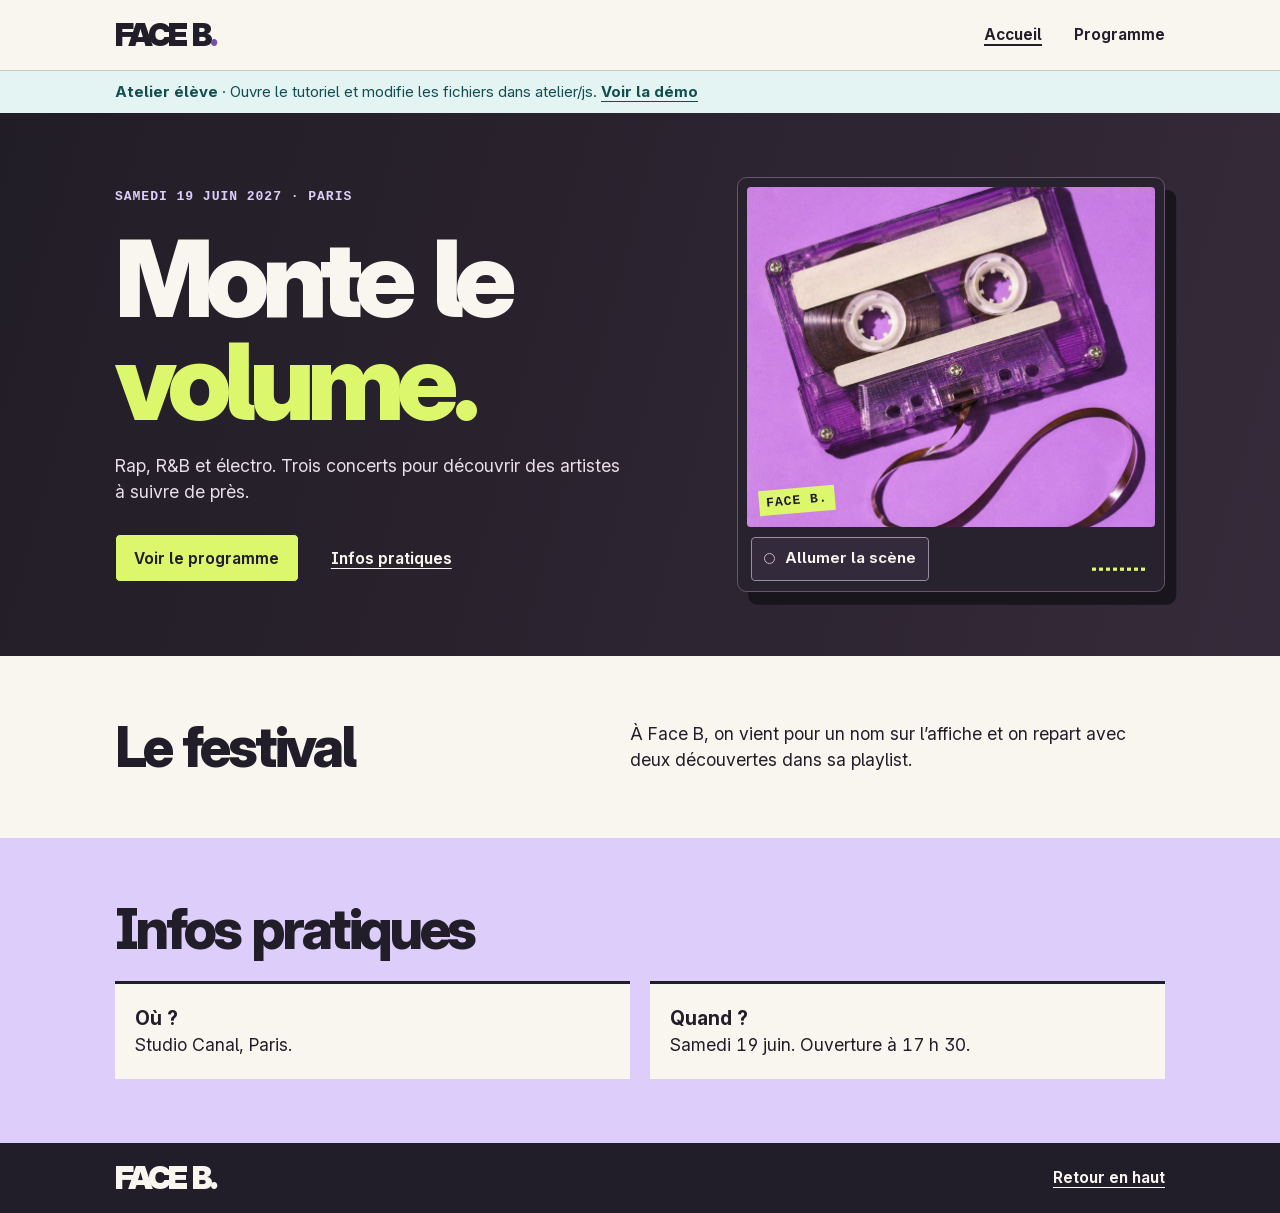
<file: index.html>
<!doctype html>
<html lang="fr">
  <head>
    <meta charset="utf-8" />
    <meta name="viewport" content="width=device-width, initial-scale=1" />
    <title>Atelier · Accueil | Face B</title>
    <link rel="stylesheet" href="style.css" />
    <script src="js/scene.js" defer></script>
  </head>
  <body>
    <a class="evitement" href="#contenu">Aller au contenu</a>
    <header id="haut">
      <div class="conteneur barre">
        <a class="marque" href="index.html" aria-label="Face B, accueil"
          >FACE B<span>.</span></a
        >
        <nav aria-label="Menu principal">
          <a href="index.html" aria-current="page">Accueil</a>
          <a href="programme.html">Programme</a>
        </nav>
      </div>
    </header>
    <main id="contenu">
      <div class="bande-atelier">
        <div class="conteneur">
          <strong>Atelier élève</strong> · Ouvre le tutoriel et modifie les
          fichiers dans atelier/js. <a href="../index.html">Voir la démo</a>
        </div>
      </div>
      <!-- Bloc scène : début -->
      <section class="hero" id="scene">
        <div class="conteneur couverture">
          <div class="intro">
            <p class="repere">Samedi 19 juin 2027 · Paris</p>
            <h1>Monte le<br /><em>volume.</em></h1>
            <p>
              Rap, R&amp;B et électro. Trois concerts pour découvrir des
              artistes à suivre de près.
            </p>
            <div class="actions">
              <a class="bouton principal" href="programme.html"
                >Voir le programme</a
              >
              <a href="#infos">Infos pratiques</a>
            </div>
          </div>
          <figure class="platine">
            <div class="pochette">
              <img
                src="assets/cassette.jpg"
                width="820"
                height="820"
                alt="Cassette audio violette, ruban déroulé" />
              <div class="faisceau" aria-hidden="true"></div>
              <span class="etiquette">FACE B.</span>
            </div>
            <figcaption>
              <button
                id="interrupteur"
                class="interrupteur"
                type="button"
                aria-pressed="false">
                <span class="voyant" aria-hidden="true"></span>
                <span id="libelle-scene">Allumer la scène</span>
              </button>
              <span class="niveaux" aria-hidden="true"
                ><i></i><i></i><i></i><i></i><i></i><i></i><i></i><i></i
              ></span>
            </figcaption>
            <div role="status" id="essai-scene" class="retour-essai"></div>
          </figure>
        </div>
      </section>
      <!-- Bloc scène : fin -->
      <section class="presentation">
        <div class="conteneur bloc-editorial">
          <h2>Le festival</h2>
          <p>
            À Face B, on vient pour un nom sur l’affiche et on repart avec deux
            découvertes dans sa playlist.
          </p>
        </div>
      </section>
      <section class="lilas" id="infos">
        <div class="conteneur">
          <h2>Infos pratiques</h2>
          <div class="cartes">
            <div class="carte">
              <h3>Où ?</h3>
              <p>Studio Canal, Paris.</p>
            </div>
            <div class="carte">
              <h3>Quand ?</h3>
              <p>Samedi 19 juin. Ouverture à 17 h 30.</p>
            </div>
          </div>
        </div>
      </section>
    </main>
    <footer>
      <div class="conteneur barre">
        <p class="marque">FACE B.</p>
        <a href="#haut">Retour en haut</a>
      </div>
    </footer>
    <script src="js/affiche.js"></script>
    <script src="js/billet.js"></script>
    <script src="js/scene.js"></script>
  </body>
</html>
</file>
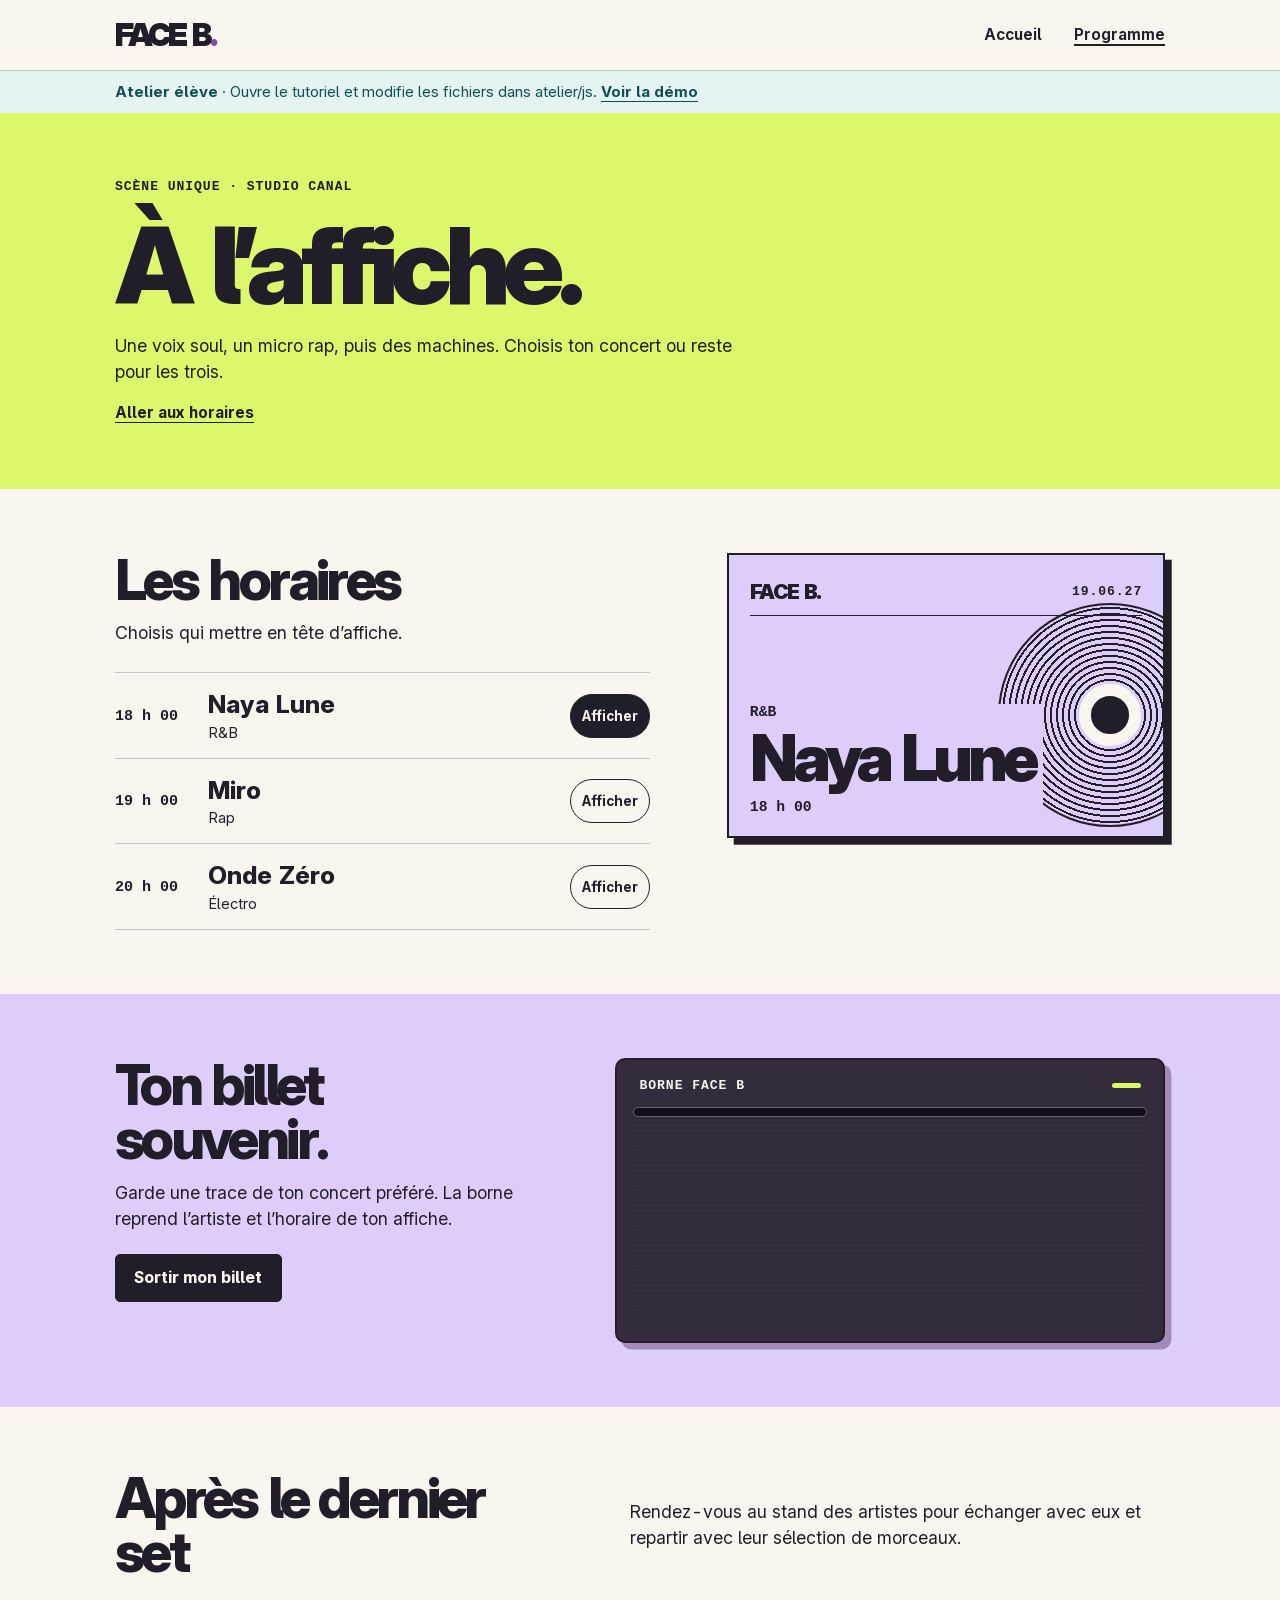
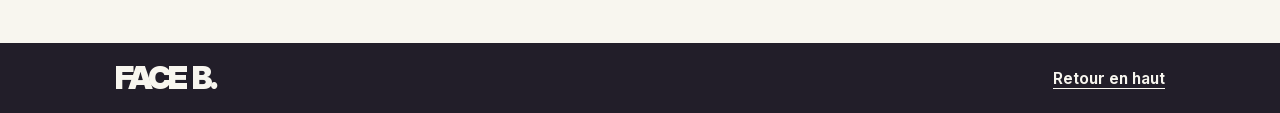
<file: programme.html>
<!doctype html>
<html lang="fr">
  <head>
    <meta charset="utf-8" />
    <meta name="viewport" content="width=device-width, initial-scale=1" />
    <title>Atelier · Programme | Face B</title>
    <link rel="stylesheet" href="style.css" />
    <script src="js/affiche.js" defer></script>
    <script src="js/billet.js" defer></script>
  </head>
  <body>
    <a class="evitement" href="#contenu">Aller au contenu</a>
    <header id="haut">
      <div class="conteneur barre">
        <a class="marque" href="index.html" aria-label="Face B, accueil"
          >FACE B<span>.</span></a
        >
        <nav aria-label="Menu principal">
          <a href="index.html">Accueil</a>
          <a href="programme.html" aria-current="page">Programme</a>
        </nav>
      </div>
    </header>
    <main id="contenu">
      <div class="bande-atelier">
        <div class="conteneur">
          <strong>Atelier élève</strong> · Ouvre le tutoriel et modifie les
          fichiers dans atelier/js. <a href="../programme.html">Voir la démo</a>
        </div>
      </div>
      <section class="citron">
        <div class="conteneur">
          <p class="repere">Scène unique · Studio Canal</p>
          <h1>À l’affiche.</h1>
          <p>
            Une voix soul, un micro rap, puis des machines. Choisis ton concert
            ou reste pour les trois.
          </p>
          <a class="lien-horaires" href="#horaires">Aller aux horaires</a>
        </div>
      </section>
      <!-- Bloc horaires + borne : début -->
      <section id="horaires">
        <div class="conteneur grille-programme">
          <div>
            <h2>Les horaires</h2>
            <p class="aide">Choisis qui mettre en tête d’affiche.</p>
            <div role="status" id="essai-affiche" class="retour-essai"></div>
            <div class="horaires">
              <p class="concert" data-visuel="lune">
                <strong>18 h 00</strong> <span class="artiste">Naya Lune</span>
                <small>R&amp;B</small>
                <button
                  class="choisir"
                  type="button"
                  aria-label="Afficher Naya Lune"
                  aria-pressed="true"
                  onclick="luna()">
                  Afficher
                </button>
              </p>
              <p class="concert" data-visuel="miro">
                <strong>19 h 00</strong> <span class="artiste">Miro</span>
                <small>Rap</small>
                <button
                  class="choisir"
                  type="button"
                  aria-label="Afficher Miro"
                  aria-pressed="false"
                  onclick="Miro()">
                  Afficher
                </button>
              </p>
              <p class="concert" data-visuel="onde">
                <strong>20 h 00</strong> <span class="artiste">Onde Zéro</span>
                <small>Électro</small>
                <button
                  class="choisir"
                  type="button"
                  aria-label="Afficher Onde Zéro"
                  aria-pressed="false"
                  onclick="Onde()">
                  Afficher
                </button>
              </p>
            </div>
          </div>
          <div
            class="affiche"
            id="affiche"
            data-visuel="lune"
            aria-live="polite"
            aria-atomic="true">
            <div class="bord-affiche"><b>FACE B.</b><span>19.06.27</span></div>
            <div class="disque" aria-hidden="true"></div>
            <div class="texte-affiche">
              <p id="genre-affiche">R&amp;B</p>
              <p id="artiste-affiche">Naya Lune</p>
              <p id="heure-affiche">18 h 00</p>
            </div>
          </div>
        </div>
      </section>
      <section class="lilas" id="billetterie">
        <div class="conteneur grille-billet">
          <div>
            <h2>Ton billet<br />souvenir.</h2>
            <p>
              Garde une trace de ton concert préféré. La borne reprend l’artiste
              et l’horaire de ton affiche.
            </p>
            <button class="bouton encre" id="sortir-billet" type="button">
              Sortir mon billet
            </button>
            <div role="status" id="essai-billet" class="retour-essai"></div>
            <p id="etat-billet" class="lecture-seule" role="status"></p>
          </div>
          <div class="imprimante">
            <div class="capot">
              <span>Borne Face B</span
              ><span class="temoin" aria-hidden="true"></span>
            </div>
            <div class="fente" aria-hidden="true"></div>
            <div id="sortie" class="sortie"></div>
          </div>
        </div>
        <template id="modele-billet">
          <article class="billet">
            <div class="talon">
              <strong>FACE B.</strong><span>Billet souvenir</span>
            </div>
            <p class="nom-billet"></p>
            <p class="heure-billet"></p>
            <p class="lieu-billet">19 juin 2027 · Studio Canal, Paris</p>
            <div class="pied-billet">
              <span class="code-barres" aria-hidden="true"></span>
              <button type="button" class="retirer">Retirer le billet</button>
            </div>
          </article>
        </template>
      </section>
      <!-- Bloc horaires + borne : fin -->
      <section>
        <div class="conteneur bloc-editorial">
          <h2>Après le dernier set</h2>
          <p>
            Rendez-vous au stand des artistes pour échanger avec eux et repartir
            avec leur sélection de morceaux.
          </p>
        </div>
      </section>
    </main>
    <footer>
      <div class="conteneur barre">
        <p class="marque">FACE B.</p>
        <a href="#haut">Retour en haut</a>
      </div>
    </footer>
    <script src="js/affiche.js"></script>
    <script src="js/billet.js"></script>
    <script src="js/scene.js"></script>
  </body>
</html>
</file>
<file: style.css>
@font-face {
  font-family: Inter;
  src: url("assets/inter.woff2") format("woff2");
  font-weight: 100 900;
  font-display: swap;
}

:root {
  --encre: #221e29;
  --creme: #f8f6ef;
  --citron: #ddf76d;
  --lilas: #ddcdfb;
  --bord: #ccc7c3;
  --mono: ui-monospace, "Courier New", monospace;
}

* { box-sizing: border-box; }
body { margin: 0; font: 1.1rem/1.5 Inter, Arial, sans-serif; background: var(--creme); color: var(--encre); }
h1, h2, h3, p, figure { margin: 0; }
h1, h2 { line-height: .97; letter-spacing: -.065em; }
h1 { font-size: clamp(3.7rem, 8.3vw, 7.5rem); font-weight: 860; }
h2 { font-size: clamp(2.1rem, 5vw, 3.5rem); font-weight: 800; }
h3 { font-size: 1.2rem; }
a, button { color: inherit; }
a { text-underline-offset: .25em; }
button { font: inherit; cursor: pointer; }
:focus-visible { outline: 3px solid #a72e78; outline-offset: 4px; }
.hero :focus-visible, footer :focus-visible { outline-color: var(--citron); }
.conteneur { width: min(90%, 1050px); margin-inline: auto; }
section { padding-block: clamp(2.5rem, 5vw, 4.25rem); }
.barre, nav, .actions { display: flex; align-items: center; }
.barre { min-height: 70px; justify-content: space-between; gap: 1rem; }
nav, .actions { flex-wrap: wrap; gap: clamp(.8rem, 3vw, 2rem); }
nav a, .actions a, footer a { font-size: .96rem; font-weight: 650; }
nav a { text-decoration: none; }
nav a[aria-current="page"] { text-decoration: underline; text-decoration-thickness: 2px; }
.marque { font-size: 2rem; font-weight: 900; line-height: 1; letter-spacing: -.09em; text-decoration: none; }
.marque span { color: #7650ab; }
footer, .hero { background: var(--encre); color: var(--creme); }
header { border-bottom: 1px solid var(--bord); }
.repere, .etiquette, .bord-affiche span, .capot, .talon span, .lieu-billet {
  font-family: var(--mono); text-transform: uppercase; letter-spacing: .07em; font-size: .82rem; font-weight: 700;
}
.repere { margin-bottom: 1.1rem; }
.bouton {
  display: inline-flex; align-items: center; justify-content: center; min-height: 46px;
  padding: .7rem 1.15rem; border: 1px solid var(--encre); border-radius: 5px;
  font-size: .98rem; font-weight: 750; text-decoration: none;
}
.principal, .citron { background: var(--citron); color: var(--encre); }
.lilas { background: var(--lilas); }
.encre { background: var(--encre); color: var(--creme); }
.bouton:hover { box-shadow: 3px 3px 0 currentColor; }
.bloc-editorial, .grille-programme, .grille-billet, .couverture { display: grid; gap: clamp(1.6rem, 6vw, 5rem); align-items: center; }
.bloc-editorial { grid-template-columns: .9fr 1.1fr; }
.cartes { display: grid; grid-template-columns: 1fr 1fr; gap: 1.25rem; margin-top: 1.5rem; }
.carte { padding: 1.25rem; background: var(--creme); border-top: 3px solid var(--encre); }
.evitement, .lecture-seule { position: absolute; width: 1px; height: 1px; overflow: hidden; clip-path: inset(50%); }
.evitement:focus { width: auto; height: auto; clip-path: none; padding: .6rem; background: white; z-index: 10; }

/* Accueil · La classe .allumee pilote l’éclairage et les barres. */
.hero {
  position: relative; isolation: isolate;
  background: linear-gradient(105deg, #211d26, #352a39);
}
.hero::before {
  content: ""; position: absolute; inset: 0; z-index: -1; opacity: 0; pointer-events: none;
  background: radial-gradient(ellipse at 82% 37%, #674087, transparent 68%);
  transition: opacity .5s;
}
.couverture { grid-template-columns: 1.12fr .88fr; }
.intro h1 { margin: 1.25rem 0; }
.intro em { color: var(--citron); font-style: normal; }
.intro > p:not(.repere) { max-width: 32rem; color: #e7dfe9; }
.hero .repere { color: var(--lilas); }
.actions { margin-top: 1.8rem; }
.platine { padding: .55rem; border: 1px solid #65586e; border-radius: .6rem; background: #28212e; box-shadow: .7rem .8rem 0 #18151d; }
.pochette { position: relative; overflow: hidden; border-radius: .24rem; }
.pochette img { display: block; width: 100%; height: auto; aspect-ratio: 1.2; object-fit: cover; }
.etiquette { position: absolute; bottom: .85rem; left: .8rem; padding: .18rem .45rem; background: var(--citron); color: var(--encre); transform: rotate(-5deg); }
.faisceau {
  position: absolute; inset: -40%; opacity: 0; pointer-events: none;
  background: conic-gradient(from 135deg at 50% 8%, transparent 0deg, #e9ff8eaa 19deg, transparent 50deg);
  transform-origin: 50% 8%; transition: opacity .35s;
}
.platine figcaption { display: flex; justify-content: space-between; align-items: center; gap: .5rem; padding: .6rem .3rem .1rem; }
.interrupteur {
  display: flex; align-items: center; gap: .6rem; padding: .45rem .75rem; min-height: 44px;
  border: 1px solid #9a8aa2; border-radius: 4px; color: var(--creme); background: #332a3c; font-weight: 650; font-size: .94rem;
}
.voyant { display: inline-block; width: .68rem; height: .68rem; border: 1px solid #c5b8cd; border-radius: 50%; }
.niveaux { display: flex; align-items: end; gap: 3px; height: 1.55rem; padding-right: .35rem; }
.niveaux i { width: 4px; height: 100%; background: var(--citron); transform-origin: bottom; transform: scaleY(.13); }
.allumee::before, .allumee .faisceau { opacity: 1; }
.allumee .voyant { background: var(--citron); box-shadow: 0 0 .7rem var(--citron); }
.allumee .faisceau { animation: eclairer 2.7s ease-in-out infinite alternate; }
.allumee .niveaux i { animation: battre .65s ease-in-out infinite alternate; }
.niveaux i:nth-child(3n+1) { animation-delay: -.4s; }
.niveaux i:nth-child(3n+2) { animation-delay: -.18s; }
@keyframes eclairer { from { transform: rotate(-18deg); } to { transform: rotate(16deg); } }
@keyframes battre { from { transform: scaleY(.22); } to { transform: scaleY(.99); } }

/* Programme · Le visuel change selon data-visuel sur l’affiche. */
.citron h1 { margin-bottom: 1rem; }
.citron p:not(.repere) { max-width: 41rem; }
.lien-horaires { display: inline-block; margin-top: 1rem; font-size: .95rem; font-weight: 700; }
.grille-programme { grid-template-columns: 1.1fr .9fr; align-items: start; }
.aide { margin: .8rem 0 1.6rem; }
.concert {
  display: grid; grid-template-columns: 5rem 1fr auto; align-items: center; gap: 0 .8rem;
  border-top: 1px solid var(--bord); padding-block: 1rem; line-height: 1.25;
}
.concert:last-child { border-bottom: 1px solid var(--bord); }
.concert strong { grid-row: span 2; font: 700 .94rem var(--mono); }
.concert .artiste { font-size: clamp(1.2rem, 2.2vw, 1.55rem); font-weight: 780; }
.concert small { grid-column: 2; grid-row: 2; margin-top: .2rem; }
.choisir { grid-column: 3; grid-row: 1 / 3; min-height: 44px; padding: .4rem .7rem; border-radius: 2rem; border: 1px solid var(--encre); background: transparent; font: 700 .84rem Inter, Arial, sans-serif; }
.choisir[aria-pressed="true"] { background: var(--encre); color: var(--creme); }
.affiche {
  position: relative; isolation: isolate; overflow: hidden; min-height: 285px;
  display: flex; flex-direction: column; justify-content: space-between; gap: 2rem;
  padding: 1.3rem; background-color: var(--lilas); border: 2px solid var(--encre);
  box-shadow: .42rem .42rem 0 var(--encre); transition: background-color .4s;
}
.bord-affiche, .capot, .talon, .pied-billet { display: flex; justify-content: space-between; align-items: center; gap: .5rem; }
.bord-affiche { border-bottom: 1px solid var(--encre); padding-bottom: .5rem; }
.bord-affiche b, .talon strong { font-size: 1.3rem; font-weight: 900; letter-spacing: -.07em; }
.disque {
  position: absolute; z-index: -1; top: 17%; right: -3.7rem; width: 14rem; aspect-ratio: 1; border-radius: 50%;
  background: repeating-radial-gradient(circle, transparent 0 4px, var(--encre) 4px 6px);
  border: 2px solid var(--encre); transition: transform .6s cubic-bezier(.24,.75,.25,1);
}
.disque::after { content: ""; position: absolute; inset: 36%; border-radius: 50%; background: var(--encre); border: 12px solid var(--creme); }
.texte-affiche { align-self: flex-start; max-width: 94%; padding-right: .6rem; background: var(--lilas); transition: background-color .4s; }
#artiste-affiche { font-size: clamp(2.35rem, 5vw, 4.6rem); line-height: 1; font-weight: 880; letter-spacing: -.08em; }
#genre-affiche, #heure-affiche { font: 700 .92rem var(--mono); }
#genre-affiche { margin-bottom: .35rem; }
#heure-affiche { margin-top: .6rem; }
.affiche[data-visuel="miro"], .affiche[data-visuel="miro"] .texte-affiche { background-color: #ffab83; }
.affiche[data-visuel="miro"] .disque { transform: translate(-28%, -20%) scale(.86); }
.affiche[data-visuel="onde"], .affiche[data-visuel="onde"] .texte-affiche { background-color: var(--citron); }
.affiche[data-visuel="onde"] .disque { transform: translate(13%, 0) scale(1.5); }

/* Billetterie · Chaque nouveau billet joue l’animation à son insertion. */
.grille-billet { grid-template-columns: .87fr 1.13fr; align-items: start; }
.grille-billet p { margin-top: .85rem; max-width: 30rem; }
#sortir-billet { margin-top: 1.3rem; }
.imprimante { padding: 1rem; border-radius: 10px; background: #342c3c; border: 2px solid var(--encre); box-shadow: .4rem .4rem 0 #a48bb7; }
.capot { color: var(--creme); padding: 0 .4rem .7rem; }
.temoin { width: 1.8rem; height: .35rem; border-radius: .2rem; background: var(--citron); }
.fente { height: 10px; background: #120e17; border: 1px solid #696070; border-radius: 5px; }
.sortie { min-height: 13rem; padding: 0 .65rem .8rem; overflow: hidden; background: repeating-linear-gradient(0deg,#332b3b 0 4px,#372f3e 4px 5px); }
.billet {
  position: relative; padding: 1rem 1.1rem 1.3rem; background: var(--creme); color: var(--encre);
  animation: imprimer .52s cubic-bezier(.22,.68,.28,1) both;

}
.billet::after {
  content: ""; position: absolute; bottom: 0; left: 0; right: 0; height: 5px;
  background: linear-gradient(135deg, transparent 72%, #342c3c 73%) 0 0 / 10px 10px,
              linear-gradient(225deg, transparent 72%, #342c3c 73%) 0 0 / 10px 10px;
}
.talon { border-bottom: 1px dashed #817783; padding-bottom: .3rem; }
.billet .nom-billet { margin: .7rem 0 0; font-size: clamp(1.7rem, 4vw, 2.6rem); font-weight: 850; letter-spacing: -.07em; line-height: 1; }
.billet .heure-billet { margin: .35rem 0; font: 700 1rem var(--mono); }
.billet .lieu-billet { margin: 0 0 .8rem; text-transform: none; letter-spacing: normal; }
.pied-billet { border-top: 1px dashed #817783; padding-top: .35rem; }
.code-barres { width: 32%; height: 25px; background: repeating-linear-gradient(90deg,var(--encre) 0 2px,transparent 2px 4px,var(--encre) 4px 5px,transparent 5px 9px,var(--encre) 9px 12px,transparent 12px 14px); }
.retirer { min-height: 44px; padding: 0 .3rem; border: 0; background: transparent; font-size: .88rem; text-decoration: underline; }
@keyframes imprimer { from { transform: translateY(-103%); } to { transform: translateY(0); } }

@media (max-width: 700px) {
  .couverture, .grille-programme, .grille-billet, .bloc-editorial, .cartes { grid-template-columns: 1fr; }
  .platine { max-width: 29rem; width: 100%; }
  .pochette img { aspect-ratio: 1.5; }
  .concert { grid-template-columns: 4.4rem 1fr auto; gap: 0 .45rem; }
  .grille-programme { gap: 2rem; }
  .affiche { min-height: 230px; }
  .barre { min-height: 60px; }
  .marque { font-size: 1.7rem; }
}

@media (prefers-reduced-motion: reduce) {
  *, *::before, *::after { transition: none !important; animation: none !important; }
  .allumee .niveaux i { transform: scaleY(.72); }
  .allumee .niveaux i:nth-child(even) { transform: scaleY(.4); }
}

.bande-atelier { padding: .6rem 0; background: #e3f4f3; color: #124d50; font-size: .94rem; }
.bande-atelier a { font-weight: 700; }
.retour-essai:not(:empty) { margin-block: .6rem; padding: .55rem .7rem; background: #e3f4f3; color: #124d50; font-size: .95rem; }
</file>
